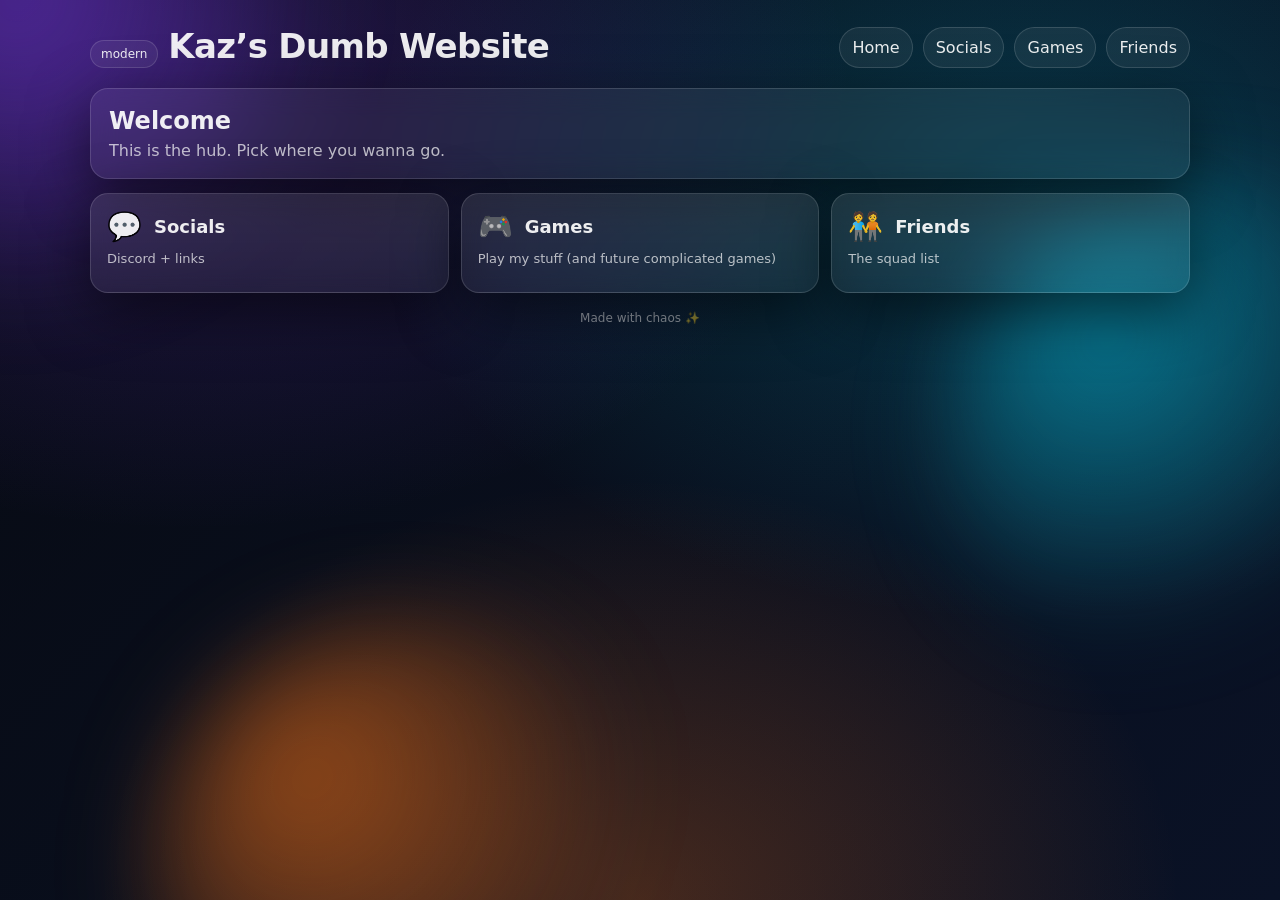
<file: index.html>
<!DOCTYPE html>
<html lang="en">
<head>
  <meta charset="UTF-8" />
  <meta name="viewport" content="width=device-width, initial-scale=1, viewport-fit=cover" />
  <title>Kaz's Dumb Website</title>
  <link rel="stylesheet" href="/css/style.css" />
</head>
<body>

  <div class="bg">
    <div class="blob b1"></div>
    <div class="blob b2"></div>
    <div class="blob b3"></div>
  </div>

  <div class="wrapper">
    <header class="topbar">
      <div class="brand">
        <span class="badge">modern</span>
        <h1>Kaz’s Dumb Website</h1>
      </div>

      <nav class="nav">
        <a href="/">Home</a>
        <a href="/socials/">Socials</a>
        <a href="/games/">Games</a>
        <a href="/friends/">Friends</a>
      </nav>
    </header>

    <section class="hero">
      <h2>Welcome</h2>
      <p>This is the hub. Pick where you wanna go.</p>
    </section>

    <section class="grid">
      <a class="cardLink" href="/socials/">
        <div class="cardTop">
          <div class="emoji">💬</div>
          <div class="cardTitle">Socials</div>
        </div>
        <div class="cardDesc">Discord + links</div>
      </a>

      <a class="cardLink" href="/games/">
        <div class="cardTop">
          <div class="emoji">🎮</div>
          <div class="cardTitle">Games</div>
        </div>
        <div class="cardDesc">Play my stuff (and future complicated games)</div>
      </a>

      <a class="cardLink" href="/friends/">
        <div class="cardTop">
          <div class="emoji">🧑‍🤝‍🧑</div>
          <div class="cardTitle">Friends</div>
        </div>
        <div class="cardDesc">The squad list</div>
      </a>
    </section>

    <div class="footer">Made with chaos ✨</div>
  </div>

  <script src="/js/main.js"></script>
</body>
</html>
</file>
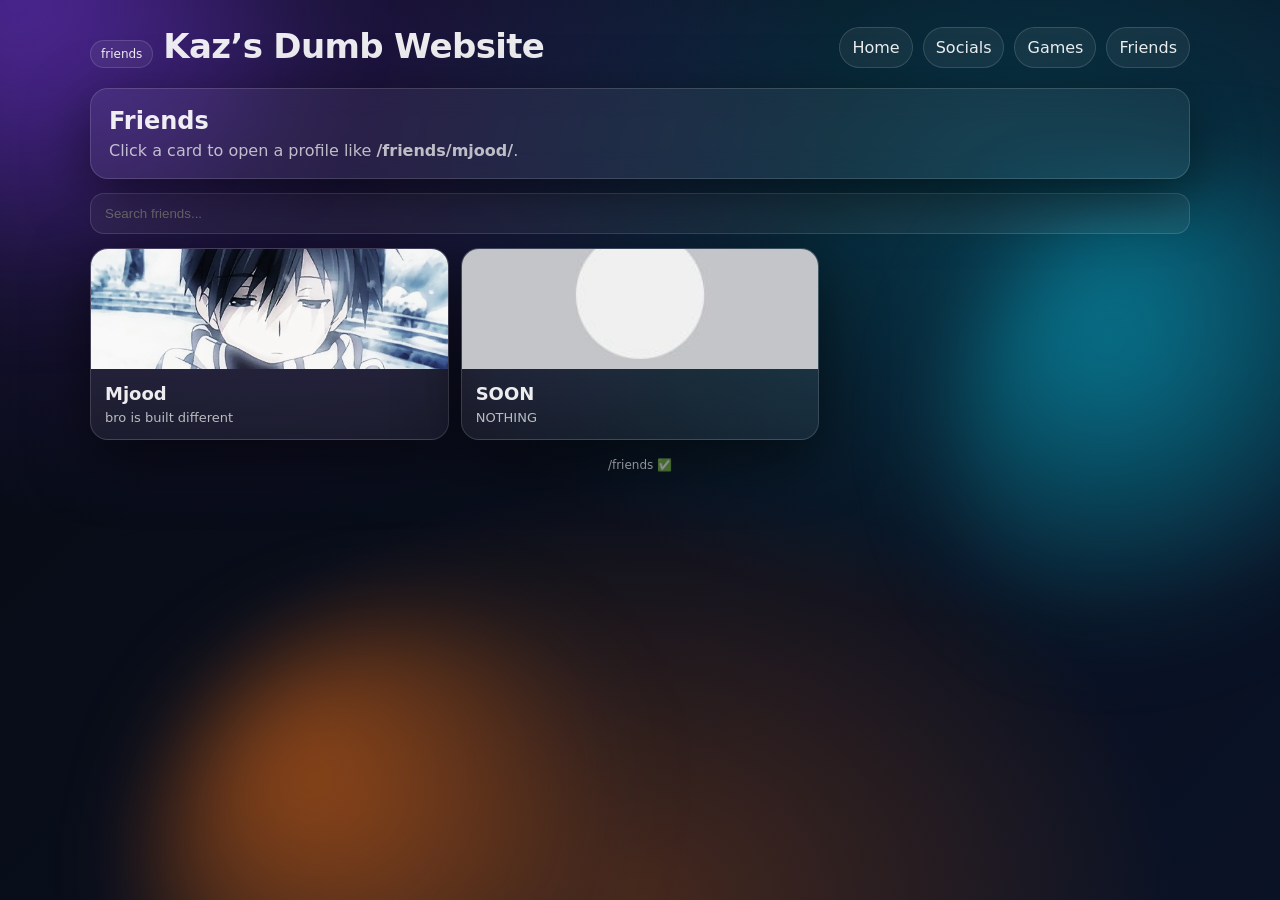
<file: friends/index.html>
<!DOCTYPE html>
<html lang="en">
<head>
  <meta charset="UTF-8" />
  <meta name="viewport" content="width=device-width, initial-scale=1, viewport-fit=cover" />
  <title>Friends | Kaz’s Dumb Website</title>
  <link rel="stylesheet" href="/css/style.css" />
  <style>
    /* Friends-only upgrades */
    .searchRow{
      margin-top: 14px;
      display:flex;
      gap:10px;
      flex-wrap:wrap;
    }
    .searchRow input{
      flex: 1;
      min-width: 220px;
      padding: 12px 14px;
      border-radius: 14px;
      border:1px solid rgba(255,255,255,0.14);
      background: rgba(255,255,255,0.06);
      color: rgba(255,255,255,0.92);
      outline: none;
    }
    .friendsGrid{
      margin-top: 14px;
      display:grid;
      grid-template-columns: 1fr;
      gap:12px;
    }
    @media (min-width: 720px){
      .friendsGrid{ grid-template-columns: repeat(3, 1fr); }
    }
    .friendCard{
      display:block;
      text-decoration:none;
      color:inherit;
      border:1px solid rgba(255,255,255,0.14);
      background: linear-gradient(180deg, rgba(255,255,255,0.10), rgba(255,255,255,0.06));
      border-radius: 18px;
      overflow:hidden;
      box-shadow: var(--shadow);
      transition: transform .15s ease, border-color .15s ease;
      touch-action: manipulation;
    }
    .friendCard:active{ transform: scale(0.985); }
    @media (hover:hover){
      .friendCard:hover{ transform: translateY(-2px); border-color: rgba(255,255,255,0.28); }
    }
    .friendTop{
      height: 120px;
      display:flex;
      align-items:center;
      justify-content:center;
      position:relative;
      background: rgba(0,0,0,0.16);
    }
    .friendTop img{
      width:100%;
      height:100%;
      object-fit:cover;
      display:block;
    }
    .emojiCover{
      font-size: 46px;
      opacity: 0.9;
    }
    .friendBody{
      padding: 14px;
    }
    .friendName{
      font-weight: 900;
      font-size: 18px;
      margin:0;
    }
    .friendTag{
      margin-top: 6px;
      color: rgba(255,255,255,0.70);
      font-size: 13px;
    }
    .empty{
      margin-top: 14px;
      color: rgba(255,255,255,0.7);
      text-align:center;
      padding: 22px;
      border-radius: 16px;
      border:1px dashed rgba(255,255,255,0.18);
      background: rgba(255,255,255,0.04);
    }
  </style>
</head>
<body>

  <div class="bg">
    <div class="blob b1"></div>
    <div class="blob b2"></div>
    <div class="blob b3"></div>
  </div>

  <div class="wrapper">
    <header class="topbar">
      <div class="brand">
        <span class="badge">friends</span>
        <h1>Kaz’s Dumb Website</h1>
      </div>

      <nav class="nav">
        <a href="/">Home</a>
        <a href="/socials/">Socials</a>
        <a href="/games/">Games</a>
        <a href="/friends/">Friends</a>
      </nav>
    </header>

    <section class="hero">
      <h2>Friends</h2>
      <p>Click a card to open a profile like <b>/friends/mjood/</b>.</p>
    </section>

    <div class="searchRow">
      <input id="search" placeholder="Search friends..." autocomplete="off" />
    </div>

    <section class="friendsGrid" id="grid"></section>
    <div class="empty" id="empty" style="display:none;">No matches 😭</div>

    <div class="footer">/friends ✅</div>
  </div>

  <script src="/friends/data.js"></script>
  <script src="/js/main.js"></script>

  <script>
    const grid = document.getElementById("grid");
    const empty = document.getElementById("empty");
    const search = document.getElementById("search");

    function cardHTML(f){
      const href = `/friends/${f.id}/`;
      const cover = f.image
        ? `<img src="${f.image}" alt="${f.name}">`
        : `<div class="emojiCover">${f.coverEmoji || "🙂"}</div>`;

      return `
        <a class="friendCard" href="${href}">
          <div class="friendTop">${cover}</div>
          <div class="friendBody">
            <div class="friendName">${f.name}</div>
            <div class="friendTag">${f.tagline || ""}</div>
          </div>
        </a>
      `;
    }

    function render(list){
      grid.innerHTML = list.map(cardHTML).join("");
      empty.style.display = list.length ? "none" : "block";
    }

    const friends = (window.FRIENDS || []).slice();
    render(friends);

    search.addEventListener("input", () => {
      const q = search.value.trim().toLowerCase();
      const filtered = friends.filter(f =>
        (f.name || "").toLowerCase().includes(q) ||
        (f.tagline || "").toLowerCase().includes(q) ||
        (f.id || "").toLowerCase().includes(q)
      );
      render(filtered);
    });
  </script>
</body>
</html>
</file>
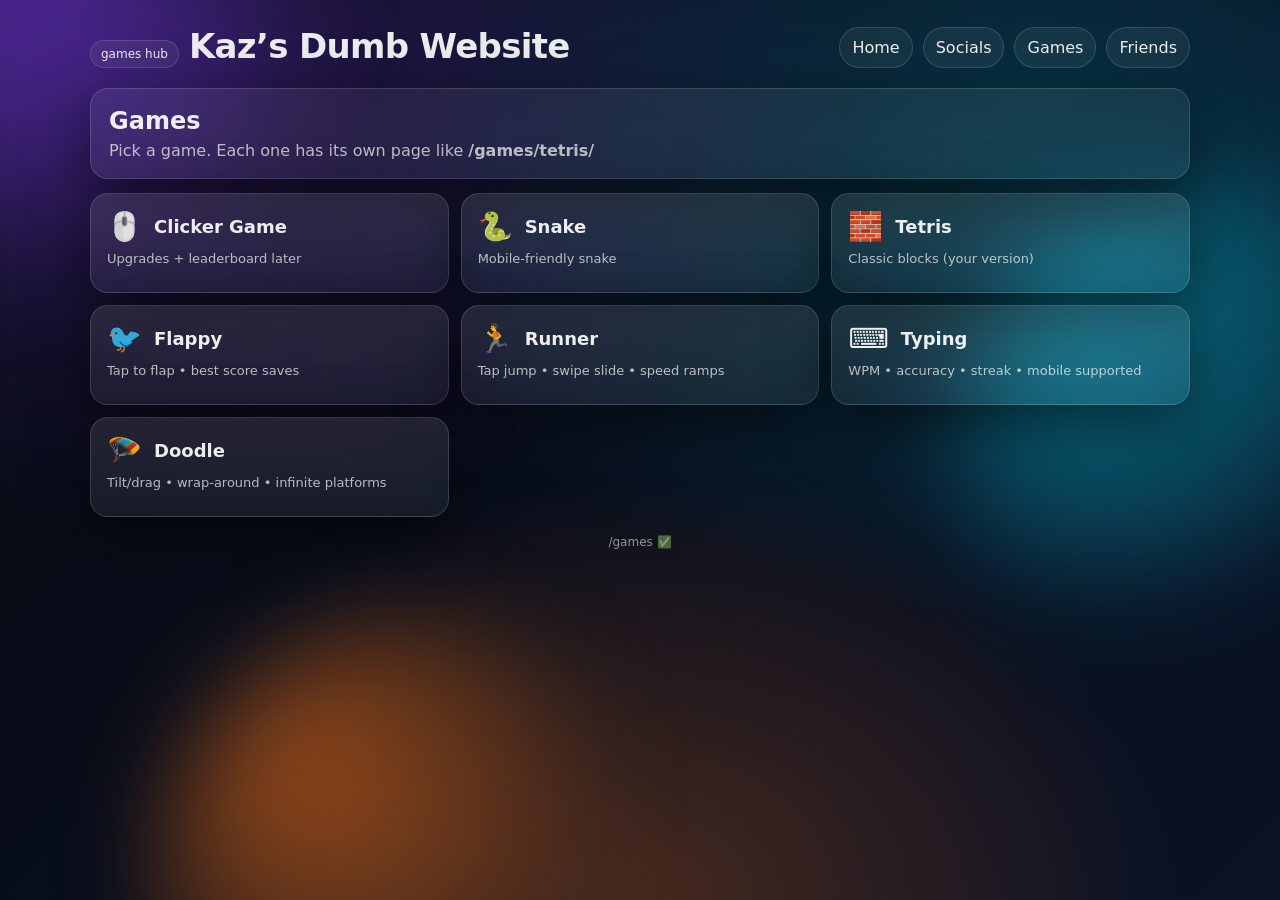
<file: games/index.html>
<!DOCTYPE html>
<html lang="en">
<head>
  <meta charset="UTF-8" />
  <meta name="viewport" content="width=device-width, initial-scale=1, viewport-fit=cover" />
  <title>Games | Kaz’s Dumb Website</title>
  <link rel="stylesheet" href="/css/style.css" />
</head>
<body>

  <div class="bg">
    <div class="blob b1"></div>
    <div class="blob b2"></div>
    <div class="blob b3"></div>
  </div>

  <div class="wrapper">
    <header class="topbar">
      <div class="brand">
        <span class="badge">games hub</span>
        <h1>Kaz’s Dumb Website</h1>
      </div>

      <nav class="nav">
        <a href="/">Home</a>
        <a href="/socials/">Socials</a>
        <a href="/games/">Games</a>
        <a href="/friends/">Friends</a>
      </nav>
    </header>

    <section class="hero">
      <h2>Games</h2>
      <p>Pick a game. Each one has its own page like <b>/games/tetris/</b></p>
    </section>

    <section class="grid">
      <a class="cardLink" href="/games/clicker/">
        <div class="cardTop">
          <div class="emoji">🖱️</div>
          <div class="cardTitle">Clicker Game</div>
        </div>
        <div class="cardDesc">Upgrades + leaderboard later</div>
      </a>

      <a class="cardLink" href="/games/snake/">
        <div class="cardTop">
          <div class="emoji">🐍</div>
          <div class="cardTitle">Snake</div>
        </div>
        <div class="cardDesc">Mobile-friendly snake</div>
      </a>

      <a class="cardLink" href="/games/tetris/">
        <div class="cardTop">
          <div class="emoji">🧱</div>
          <div class="cardTitle">Tetris</div>
        </div>
        <div class="cardDesc">Classic blocks (your version)</div>
      </a>
      <a class="cardLink" href="/games/flappy/">
  <div class="cardTop">
    <div class="emoji">🐦</div>
    <div class="cardTitle">Flappy</div>
  </div>
  <div class="cardDesc">Tap to flap • best score saves</div>
</a>
<a class="cardLink" href="/games/runner/">
  <div class="cardTop">
    <div class="emoji">🏃</div>
    <div class="cardTitle">Runner</div>
  </div>
  <div class="cardDesc">Tap jump • swipe slide • speed ramps</div>
</a>
<a class="cardLink" href="/games/typing/">
  <div class="cardTop">
    <div class="emoji">⌨️</div>
    <div class="cardTitle">Typing</div>
  </div>
  <div class="cardDesc">WPM • accuracy • streak • mobile supported</div>
</a>
<a class="cardLink" href="/games/doodle/">
  <div class="cardTop">
    <div class="emoji">🪂</div>
    <div class="cardTitle">Doodle</div>
  </div>
  <div class="cardDesc">Tilt/drag • wrap-around • infinite platforms</div>
</a>
    </section>

    <div class="footer">/games ✅</div>
  </div>

  <script src="/js/main.js"></script>
</body>
</html>
</file>
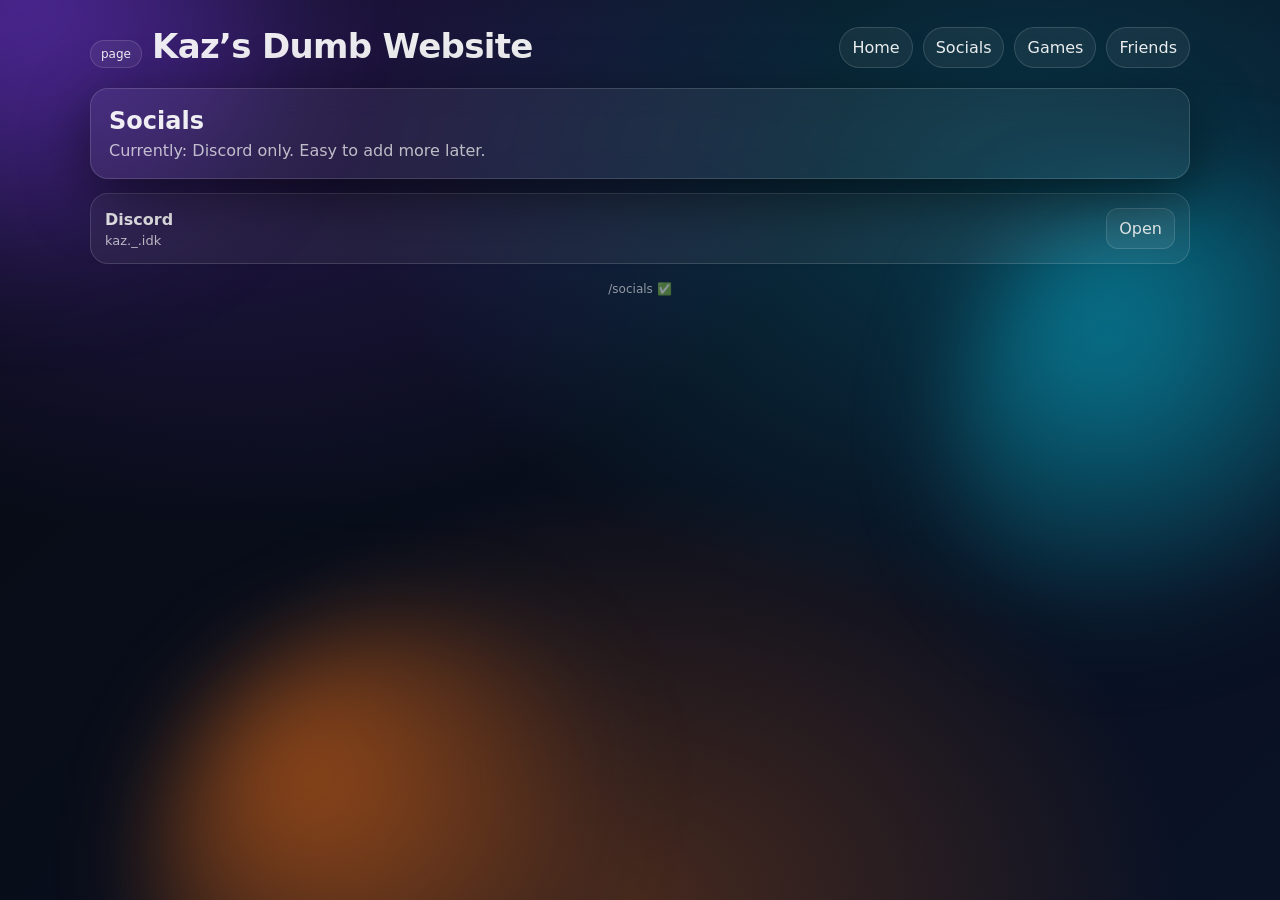
<file: socials/index.html>
<!DOCTYPE html>
<html lang="en">
<head>
  <meta charset="UTF-8" />
  <meta name="viewport" content="width=device-width, initial-scale=1, viewport-fit=cover" />
  <title>Socials | Kaz’s Dumb Website</title>
  <link rel="stylesheet" href="/css/style.css" />
</head>
<body>

  <div class="bg">
    <div class="blob b1"></div>
    <div class="blob b2"></div>
    <div class="blob b3"></div>
  </div>

  <div class="wrapper">
    <header class="topbar">
      <div class="brand">
        <span class="badge">page</span>
        <h1>Kaz’s Dumb Website</h1>
      </div>

      <nav class="nav">
        <a href="/">Home</a>
        <a href="/socials/">Socials</a>
        <a href="/games/">Games</a>
        <a href="/friends/">Friends</a>
      </nav>
    </header>

    <section class="hero">
      <h2>Socials</h2>
      <p>Currently: Discord only. Easy to add more later.</p>
    </section>

    <section class="list">
      <div class="item">
        <div class="left">
          <div class="name">Discord</div>
          <div class="desc">kaz._.idk</div>
        </div>
        <a href="https://discord.com/users/437346641880678400" target="_blank" rel="noopener noreferrer">Open</a>
      </div>
    </section>

    <div class="footer">/socials ✅</div>
  </div>

  <script src="/js/main.js"></script>
</body>
</html>
</file>
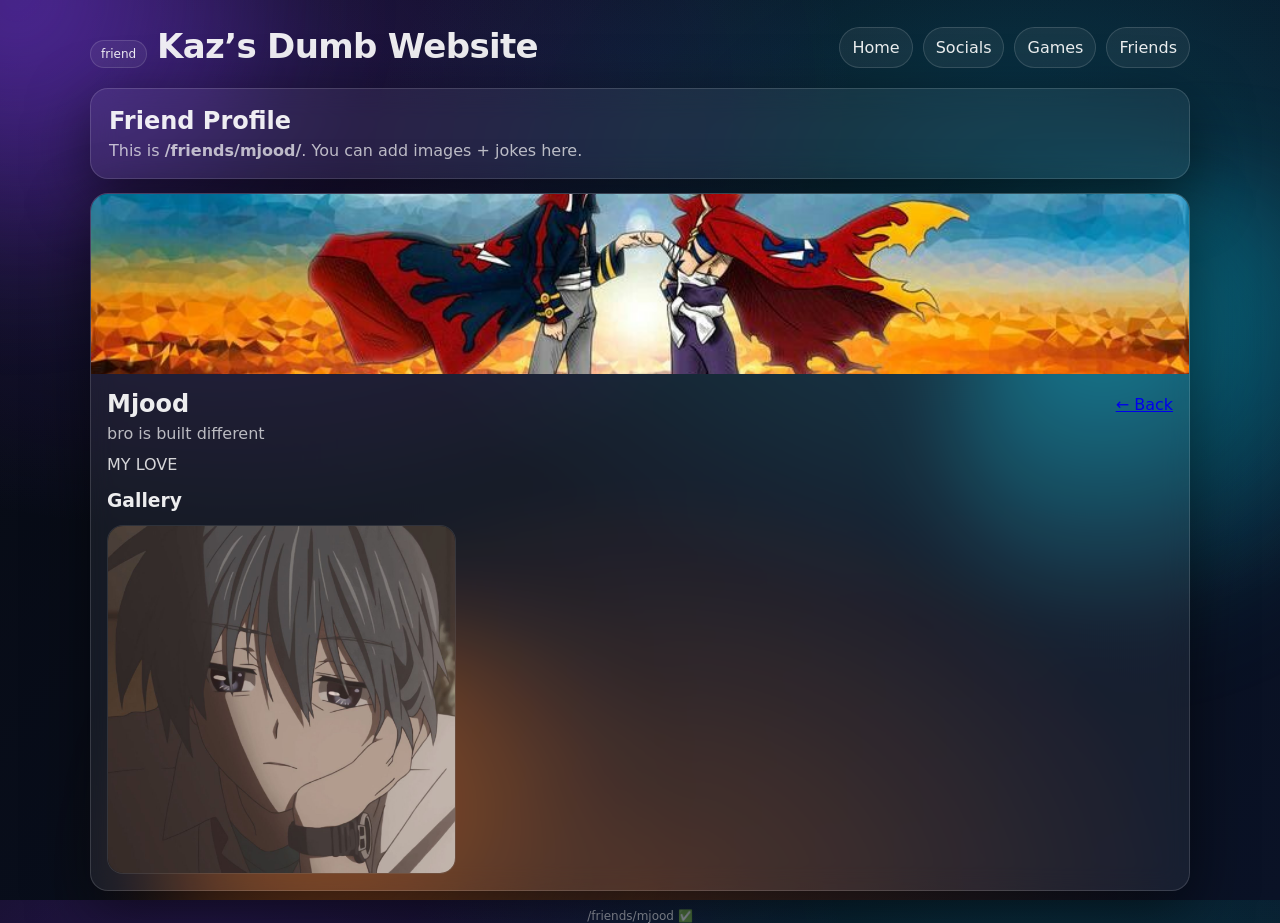
<file: friends/mjood/index.html>
<!DOCTYPE html>
<html lang="en">
<head>
  <meta charset="UTF-8" />
  <meta name="viewport" content="width=device-width, initial-scale=1, viewport-fit=cover" />
  <title>Mjood | Friends</title>
  <link rel="stylesheet" href="/css/style.css" />
  <style>
    .profile{
      margin-top: 14px;
      border:1px solid rgba(255,255,255,0.14);
      background: rgba(255,255,255,0.06);
      border-radius: 18px;
      overflow:hidden;
      box-shadow: var(--shadow);
      backdrop-filter: blur(12px);
      -webkit-backdrop-filter: blur(12px);
    }
    .banner{
      height: 180px;
      background: rgba(0,0,0,0.18);
      position:relative;
    }
    .banner img{
      width:100%;
      height:100%;
      object-fit:cover;
      display:block;
    }
    .content{
      padding: 16px;
    }
    .nameRow{
      display:flex;
      align-items:center;
      justify-content:space-between;
      gap:12px;
      flex-wrap:wrap;
    }
    .nameRow h2{
      margin:0;
      font-size: 24px;
      font-weight: 900;
    }
    .tag{
      color: rgba(255,255,255,0.70);
      margin-top: 6px;
    }
    .gallery{
      margin-top: 14px;
      display:grid;
      gap:10px;
      grid-template-columns: 1fr;
    }
    @media (min-width: 720px){
      .gallery{ grid-template-columns: repeat(3, 1fr); }
    }
    .shot{
      border-radius: 16px;
      overflow:hidden;
      border:1px solid rgba(255,255,255,0.12);
      background: rgba(0,0,0,0.14);
    }
    .shot img{
      width:100%;
      height:100%;
      display:block;
      object-fit:cover;
      aspect-ratio: 1 / 1;
    }
  </style>
</head>
<body>

  <div class="bg">
    <div class="blob b1"></div>
    <div class="blob b2"></div>
    <div class="blob b3"></div>
  </div>

  <div class="wrapper">
    <header class="topbar">
      <div class="brand">
        <span class="badge">friend</span>
        <h1>Kaz’s Dumb Website</h1>
      </div>

      <nav class="nav">
        <a href="/">Home</a>
        <a href="/socials/">Socials</a>
        <a href="/games/">Games</a>
        <a href="/friends/">Friends</a>
      </nav>
    </header>

    <section class="hero">
      <h2>Friend Profile</h2>
      <p>This is <b>/friends/mjood/</b>. You can add images + jokes here.</p>
    </section>

    <section class="profile">
      <div class="banner">
        <!-- banner image (optional) -->
        <img src="/assets/friends/mjoodi/mjood1.jpg" alt="Mjood banner" />
      </div>

      <div class="content">
        <div class="nameRow">
          <h2>Mjood</h2>
          <a href="/friends/">← Back</a>
        </div>

        <div class="tag">bro is built different</div>

        <p style="color: rgba(255,255,255,0.82); margin-top: 12px;">
          MY LOVE
        </p>

        <h3 style="margin:16px 0 8px;">Gallery</h3>
        <div class="gallery">
          <div class="shot"><img src="/assets/friends/mjoodi/mjood2.jpg" alt="Mjood pic 1"></div>
          <!-- add more later -->
          <!-- <div class="shot"><img src="/assets/friends/mjood2.png" alt="Mjood pic 2"></div> -->
        </div>
      </div>
    </section>

    <div class="footer">/friends/mjood ✅</div>
  </div>

  <script src="/js/main.js"></script>
</body>
</html>
</file>
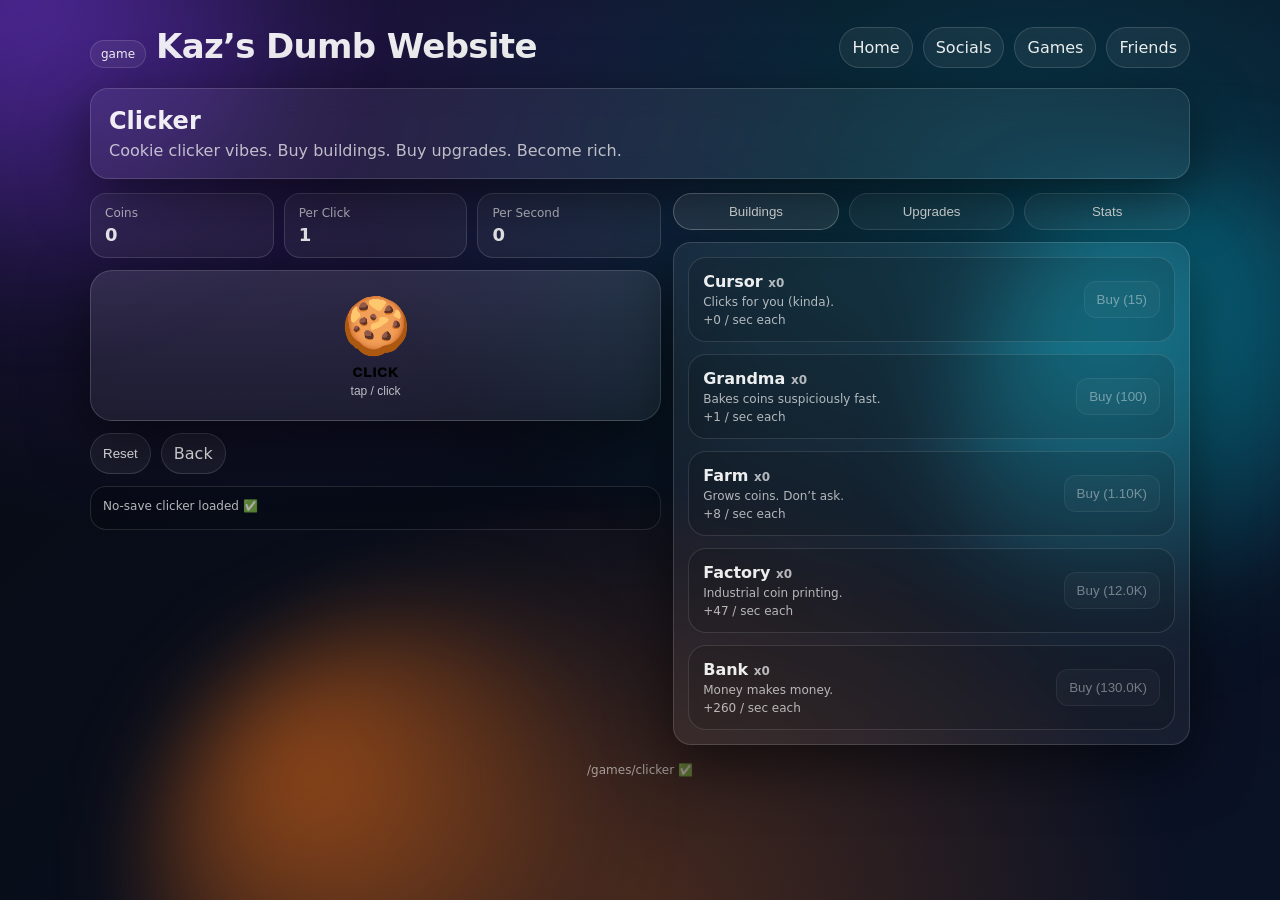
<file: games/clicker/index.html>
<!DOCTYPE html>
<html lang="en">
<head>
  <meta charset="UTF-8" />
  <meta name="viewport" content="width=device-width, initial-scale=1, viewport-fit=cover" />
  <title>Clicker | Kaz’s Dumb Website</title>

  <link rel="stylesheet" href="/css/style.css" />
  <link rel="stylesheet" href="./game.css" />
</head>
<body>

  <div class="bg">
    <div class="blob b1"></div>
    <div class="blob b2"></div>
    <div class="blob b3"></div>
  </div>

  <div class="wrapper">
    <header class="topbar">
      <div class="brand">
        <span class="badge">game</span>
        <h1>Kaz’s Dumb Website</h1>
      </div>

      <nav class="nav">
        <a href="/">Home</a>
        <a href="/socials/">Socials</a>
        <a href="/games/">Games</a>
        <a href="/friends/">Friends</a>
      </nav>
    </header>

    <section class="hero">
      <h2>Clicker</h2>
      <p>Cookie clicker vibes. Buy buildings. Buy upgrades. Become rich.</p>
    </section>

    <section class="clickerLayout">
      <!-- LEFT -->
      <div class="leftCol">
        <div class="statRow">
          <div class="statCard">
            <div class="statLabel">Coins</div>
            <div class="statValue" id="coins">0</div>
          </div>
          <div class="statCard">
            <div class="statLabel">Per Click</div>
            <div class="statValue" id="perClick">1</div>
          </div>
          <div class="statCard">
            <div class="statLabel">Per Second</div>
            <div class="statValue" id="perSec">0</div>
          </div>
        </div>

        <button class="bigClick" id="bigClickBtn" aria-label="Click">
          <div class="bigEmoji">🍪</div>
          <div class="bigText">CLICK</div>
          <div class="bigSub">tap / click</div>
        </button>

        <div class="miniControls">
          <button class="pill" id="resetBtn">Reset</button>
          <a class="pill" href="/games/">Back</a>
        </div>

        <div class="log" id="log"></div>
      </div>

      <!-- RIGHT -->
      <div class="rightCol">
        <div class="tabs">
          <button class="tab active" data-tab="buildings">Buildings</button>
          <button class="tab" data-tab="upgrades">Upgrades</button>
          <button class="tab" data-tab="stats">Stats</button>
        </div>

        <div class="panel open" id="panel-buildings">
          <div class="panelBody" id="buildingsList"></div>
        </div>

        <div class="panel" id="panel-upgrades">
          <div class="panelBody" id="upgradesList"></div>
        </div>

        <div class="panel" id="panel-stats">
          <div class="panelBody">
            <div class="item">
              <div class="left">
                <div class="name">Lifetime Coins</div>
                <div class="desc" id="lifetime">0</div>
              </div>
            </div>

            <div class="item">
              <div class="left">
                <div class="name">Buildings Owned</div>
                <div class="desc" id="ownedTotal">0</div>
              </div>
            </div>
          </div>
        </div>
      </div>
    </section>

    <div class="footer">/games/clicker ✅</div>
  </div>

  <script src="/js/main.js"></script>
  <script src="./game.js"></script>
</body>
</html>
</file>
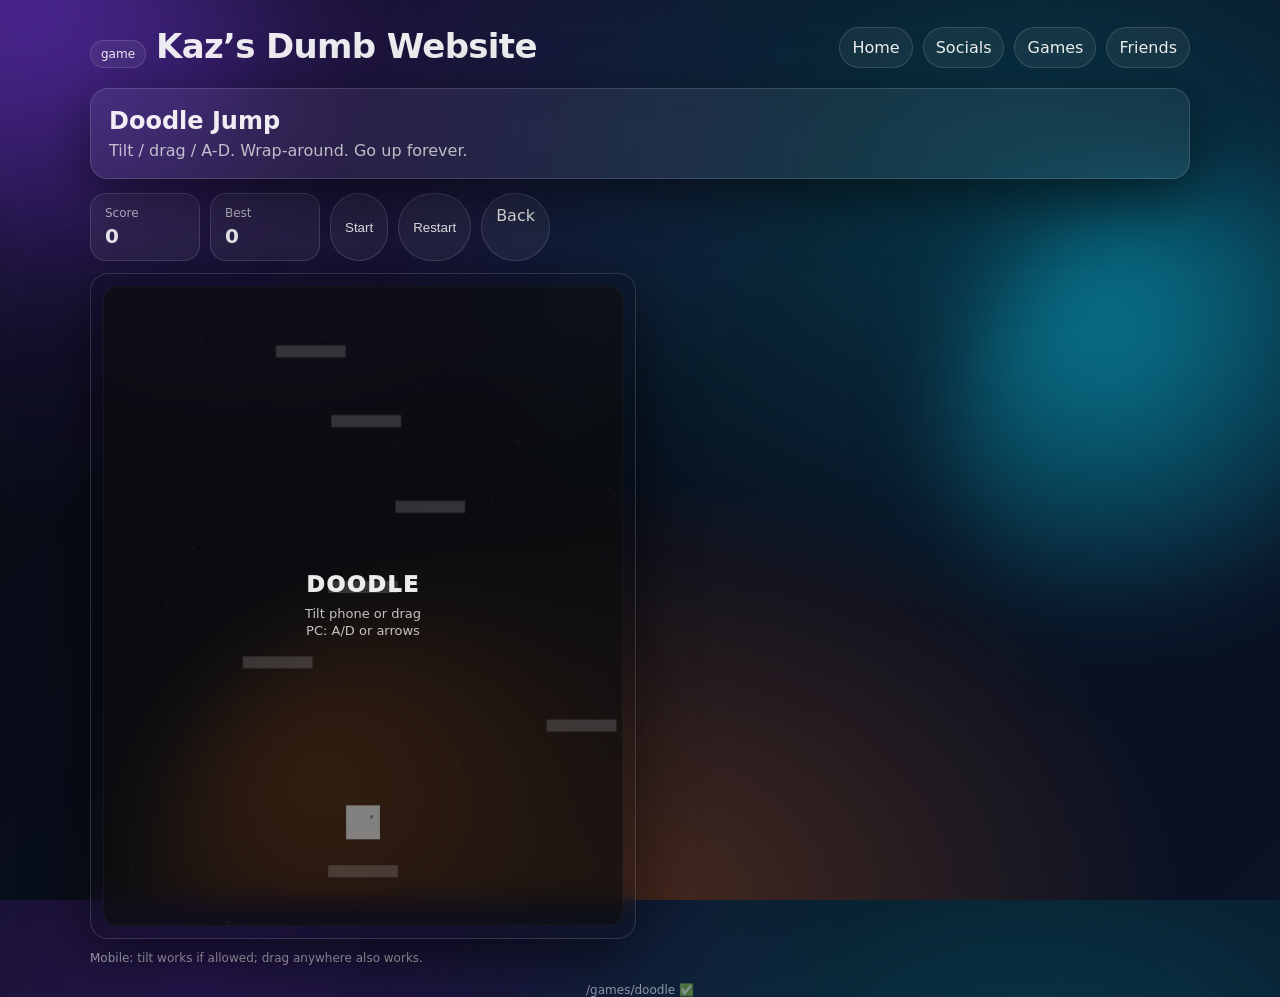
<file: games/doodle/index.html>
<!DOCTYPE html>
<html lang="en">
<head>
  <meta charset="UTF-8" />
  <meta name="viewport" content="width=device-width, initial-scale=1, viewport-fit=cover" />
  <title>Doodle | Kaz’s Dumb Website</title>

  <link rel="stylesheet" href="/css/style.css" />
  <link rel="stylesheet" href="./game.css" />
</head>
<body>

  <div class="bg">
    <div class="blob b1"></div>
    <div class="blob b2"></div>
    <div class="blob b3"></div>
  </div>

  <div class="wrapper">
    <header class="topbar">
      <div class="brand">
        <span class="badge">game</span>
        <h1>Kaz’s Dumb Website</h1>
      </div>

      <nav class="nav">
        <a href="/">Home</a>
        <a href="/socials/">Socials</a>
        <a href="/games/">Games</a>
        <a href="/friends/">Friends</a>
      </nav>
    </header>

    <section class="hero">
      <h2>Doodle Jump</h2>
      <p>Tilt / drag / A-D. Wrap-around. Go up forever.</p>
    </section>

    <section class="gameWrap">
      <div class="hud">
        <div class="hudCard">
          <div class="hudLabel">Score</div>
          <div class="hudValue" id="score">0</div>
        </div>
        <div class="hudCard">
          <div class="hudLabel">Best</div>
          <div class="hudValue" id="best">0</div>
        </div>

        <button class="hudBtn" id="startBtn">Start</button>
        <button class="hudBtn" id="restartBtn">Restart</button>
        <a class="hudBtn" href="/games/">Back</a>
      </div>

      <div class="boardCard">
        <canvas id="game"></canvas>

        <div class="overlay" id="overlay">
          <div class="overlayTitle" id="overlayTitle">DOODLE</div>
          <div class="overlayText" id="overlayText">
            Tilt phone or drag<br/>PC: A/D or arrows
          </div>
        </div>
      </div>

      <div class="hint">
        Mobile: tilt works if allowed; drag anywhere also works.
      </div>
    </section>

    <div class="footer">/games/doodle ✅</div>
  </div>

  <script src="/js/main.js"></script>
  <script src="./game.js"></script>
</body>
</html>
</file>
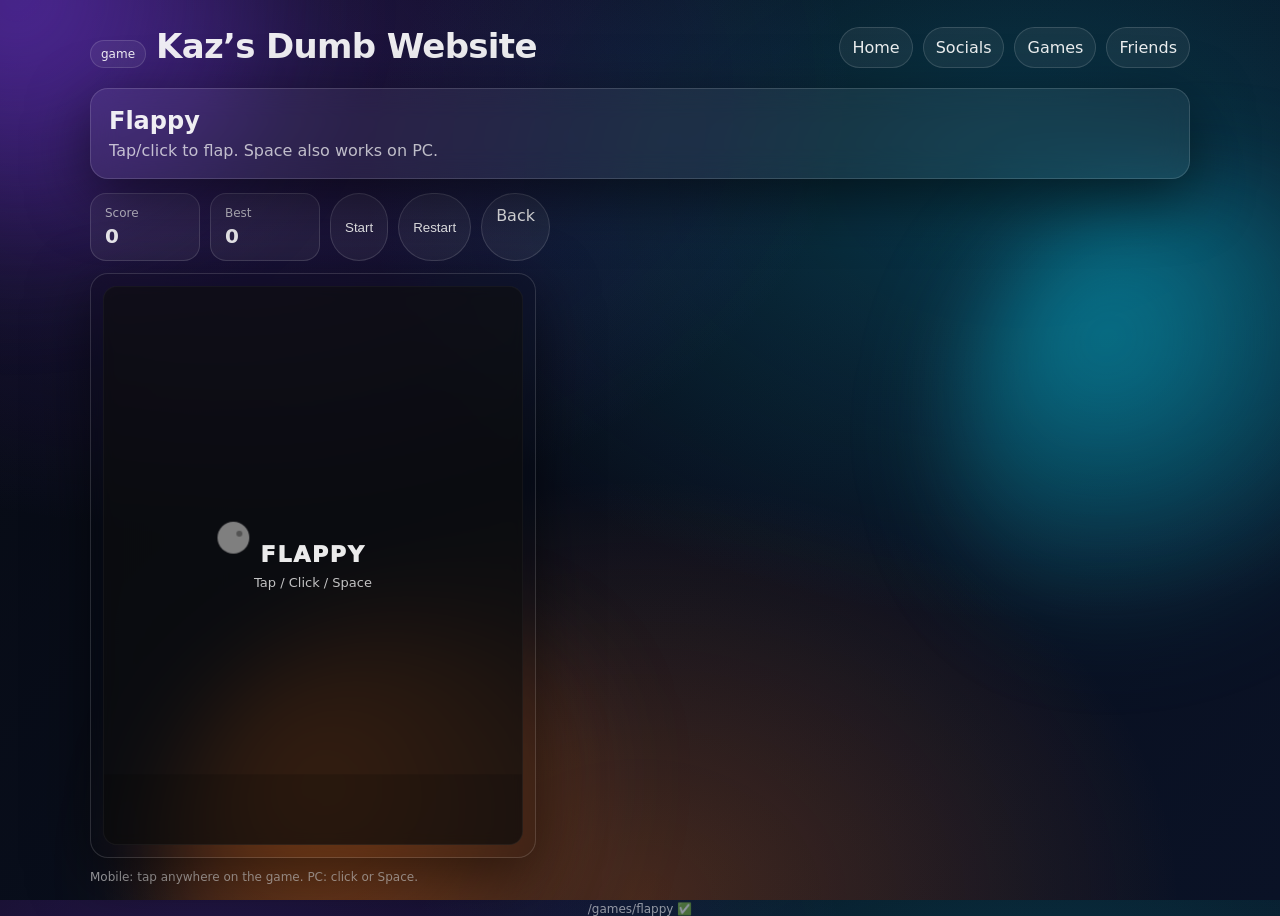
<file: games/flappy/index.html>
<!DOCTYPE html>
<html lang="en">
<head>
  <meta charset="UTF-8" />
  <meta name="viewport" content="width=device-width, initial-scale=1, viewport-fit=cover" />
  <title>Flappy | Kaz’s Dumb Website</title>

  <link rel="stylesheet" href="/css/style.css" />
  <link rel="stylesheet" href="./game.css" />
</head>
<body>

  <div class="bg">
    <div class="blob b1"></div>
    <div class="blob b2"></div>
    <div class="blob b3"></div>
  </div>

  <div class="wrapper">
    <header class="topbar">
      <div class="brand">
        <span class="badge">game</span>
        <h1>Kaz’s Dumb Website</h1>
      </div>

      <nav class="nav">
        <a href="/">Home</a>
        <a href="/socials/">Socials</a>
        <a href="/games/">Games</a>
        <a href="/friends/">Friends</a>
      </nav>
    </header>

    <section class="hero">
      <h2>Flappy</h2>
      <p>Tap/click to flap. Space also works on PC.</p>
    </section>

    <section class="gameWrap">
      <div class="hud">
        <div class="hudCard">
          <div class="hudLabel">Score</div>
          <div class="hudValue" id="score">0</div>
        </div>
        <div class="hudCard">
          <div class="hudLabel">Best</div>
          <div class="hudValue" id="best">0</div>
        </div>

        <button class="hudBtn" id="startBtn">Start</button>
        <button class="hudBtn" id="restartBtn">Restart</button>
        <a class="hudBtn" href="/games/">Back</a>
      </div>

      <div class="boardCard">
        <canvas id="game"></canvas>

        <div class="overlay" id="overlay">
          <div class="overlayTitle" id="overlayTitle">FLAPPY</div>
          <div class="overlayText" id="overlayText">Tap / Click / Space</div>
        </div>
      </div>

      <div class="hint">
        Mobile: tap anywhere on the game. PC: click or Space.
      </div>
    </section>

    <div class="footer">/games/flappy ✅</div>
  </div>

  <script src="/js/main.js"></script>
  <script src="./game.js"></script>
</body>
</html>
</file>
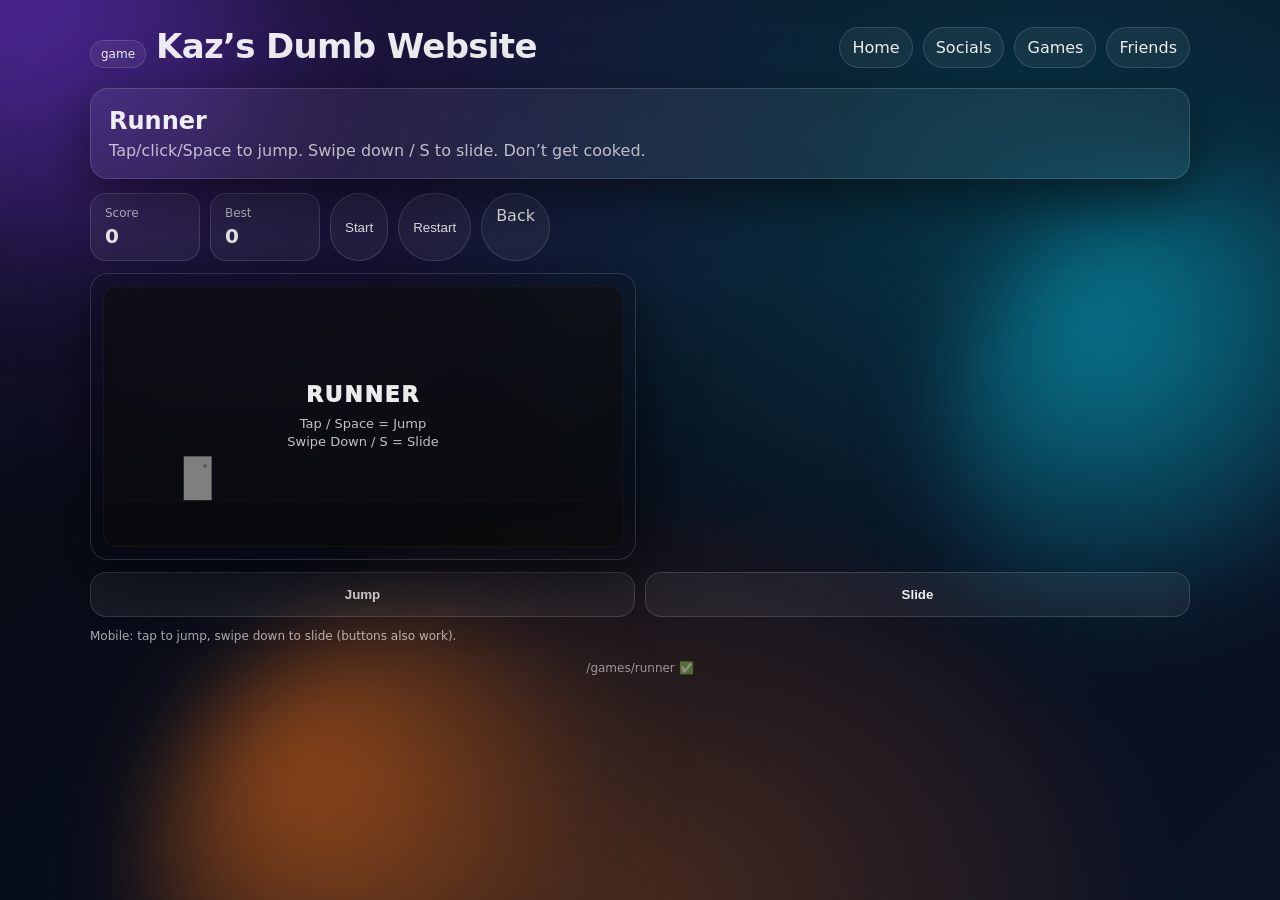
<file: games/runner/index.html>
<!DOCTYPE html>
<html lang="en">
<head>
  <meta charset="UTF-8" />
  <meta name="viewport" content="width=device-width, initial-scale=1, viewport-fit=cover" />
  <title>Runner | Kaz’s Dumb Website</title>

  <link rel="stylesheet" href="/css/style.css" />
  <link rel="stylesheet" href="./game.css" />
</head>
<body>

  <div class="bg">
    <div class="blob b1"></div>
    <div class="blob b2"></div>
    <div class="blob b3"></div>
  </div>

  <div class="wrapper">
    <header class="topbar">
      <div class="brand">
        <span class="badge">game</span>
        <h1>Kaz’s Dumb Website</h1>
      </div>

      <nav class="nav">
        <a href="/">Home</a>
        <a href="/socials/">Socials</a>
        <a href="/games/">Games</a>
        <a href="/friends/">Friends</a>
      </nav>
    </header>

    <section class="hero">
      <h2>Runner</h2>
      <p>Tap/click/Space to jump. Swipe down / S to slide. Don’t get cooked.</p>
    </section>

    <section class="gameWrap">
      <div class="hud">
        <div class="hudCard">
          <div class="hudLabel">Score</div>
          <div class="hudValue" id="score">0</div>
        </div>
        <div class="hudCard">
          <div class="hudLabel">Best</div>
          <div class="hudValue" id="best">0</div>
        </div>

        <button class="hudBtn" id="startBtn">Start</button>
        <button class="hudBtn" id="restartBtn">Restart</button>
        <a class="hudBtn" href="/games/">Back</a>
      </div>

      <div class="boardCard">
        <canvas id="game"></canvas>

        <div class="overlay" id="overlay">
          <div class="overlayTitle" id="overlayTitle">RUNNER</div>
          <div class="overlayText" id="overlayText">
            Tap / Space = Jump<br/>Swipe Down / S = Slide
          </div>
        </div>
      </div>

      <div class="mobileBtns">
        <button class="mbtn" id="jumpBtn">Jump</button>
        <button class="mbtn" id="slideBtn">Slide</button>
      </div>

      <div class="hint">Mobile: tap to jump, swipe down to slide (buttons also work).</div>
    </section>

    <div class="footer">/games/runner ✅</div>
  </div>

  <script src="/js/main.js"></script>
  <script src="./game.js"></script>
</body>
</html>
</file>
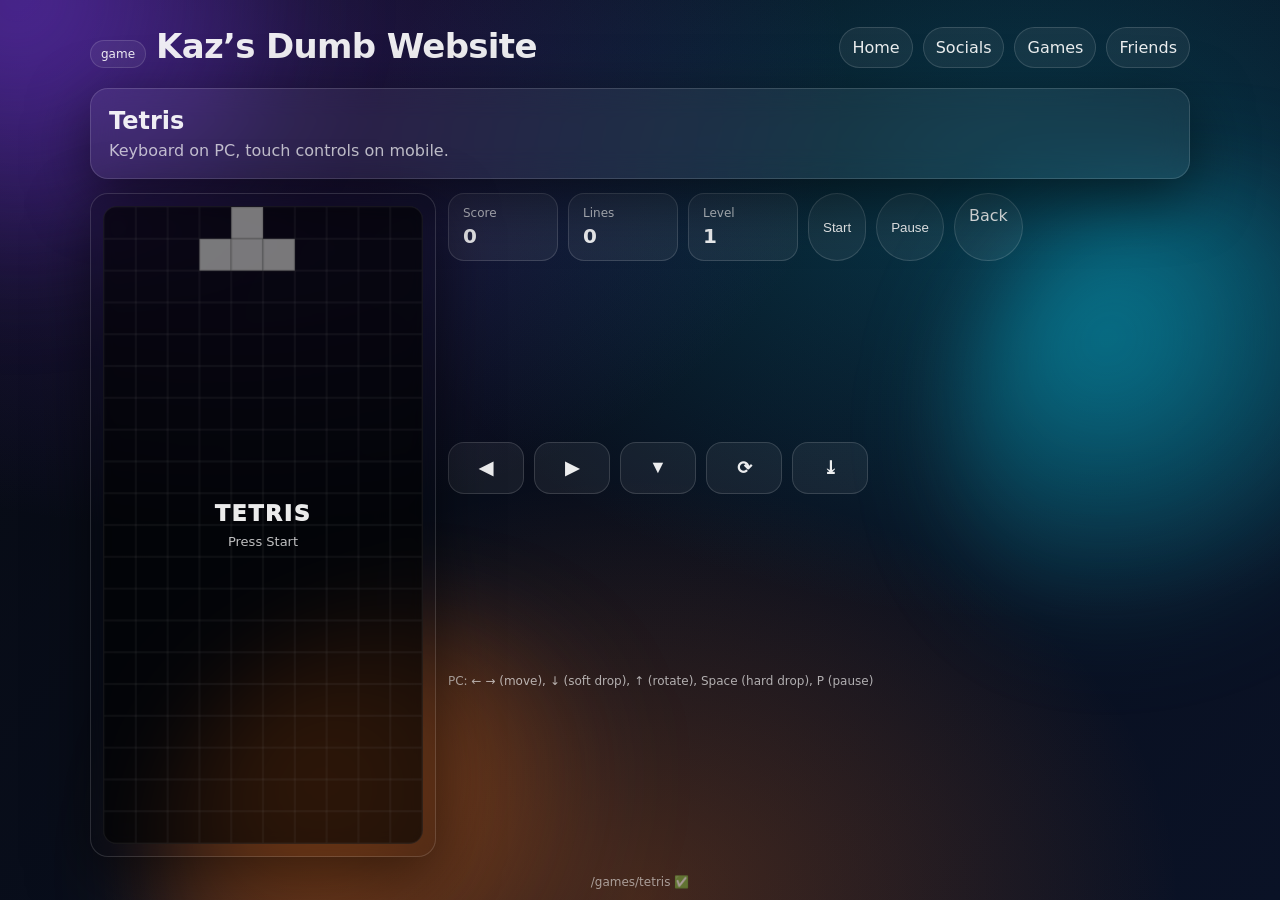
<file: games/tetris/index.html>
<!DOCTYPE html>
<html lang="en">
<head>
  <meta charset="UTF-8" />
  <meta name="viewport" content="width=device-width, initial-scale=1, viewport-fit=cover" />
  <title>Tetris | Kaz’s Dumb Website</title>

  <link rel="stylesheet" href="/css/style.css" />
  <link rel="stylesheet" href="./game.css" />
</head>
<body>

  <div class="bg">
    <div class="blob b1"></div>
    <div class="blob b2"></div>
    <div class="blob b3"></div>
  </div>

  <div class="wrapper">
    <header class="topbar">
      <div class="brand">
        <span class="badge">game</span>
        <h1>Kaz’s Dumb Website</h1>
      </div>

      <nav class="nav">
        <a href="/">Home</a>
        <a href="/socials/">Socials</a>
        <a href="/games/">Games</a>
        <a href="/friends/">Friends</a>
      </nav>
    </header>

    <section class="hero">
      <h2>Tetris</h2>
      <p>Keyboard on PC, touch controls on mobile.</p>
    </section>

    <section class="tetrisWrap">
      <div class="hud">
        <div class="hudCard">
          <div class="hudLabel">Score</div>
          <div class="hudValue" id="score">0</div>
        </div>
        <div class="hudCard">
          <div class="hudLabel">Lines</div>
          <div class="hudValue" id="lines">0</div>
        </div>
        <div class="hudCard">
          <div class="hudLabel">Level</div>
          <div class="hudValue" id="level">1</div>
        </div>
        <button class="hudBtn" id="startBtn">Start</button>
        <button class="hudBtn" id="pauseBtn">Pause</button>
        <a class="hudBtn" href="/games/">Back</a>
      </div>

      <div class="boardCard">
        <canvas id="game" width="300" height="600"></canvas>
        <div class="overlay" id="overlay">
          <div class="overlayTitle" id="overlayTitle">TETRIS</div>
          <div class="overlayText" id="overlayText">Press Start</div>
        </div>
      </div>

      <!-- Mobile controls -->
      <div class="controls">
        <button class="cbtn" id="leftBtn">◀</button>
        <button class="cbtn" id="rightBtn">▶</button>
        <button class="cbtn" id="downBtn">▼</button>
        <button class="cbtn" id="rotateBtn">⟳</button>
        <button class="cbtn" id="dropBtn">⤓</button>
      </div>

      <div class="hint">
        PC: ← → (move), ↓ (soft drop), ↑ (rotate), Space (hard drop), P (pause)
      </div>
    </section>

    <div class="footer">/games/tetris ✅</div>
  </div>

  <script src="/js/main.js"></script>
  <script src="./game.js"></script>
</body>
</html>
</file>
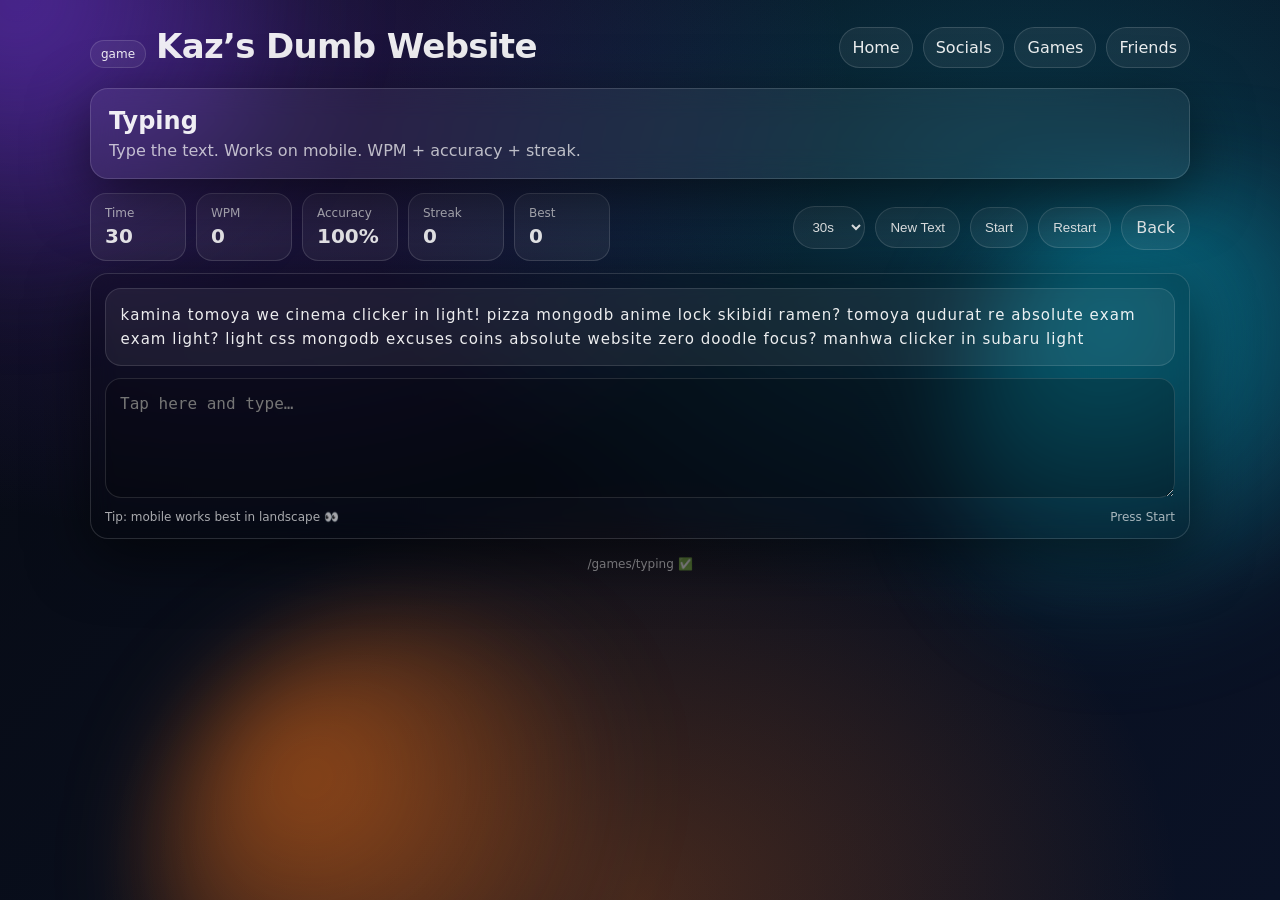
<file: games/typing/index.html>
<!DOCTYPE html>
<html lang="en">
<head>
  <meta charset="UTF-8" />
  <meta name="viewport" content="width=device-width, initial-scale=1, viewport-fit=cover" />
  <title>Typing | Kaz’s Dumb Website</title>

  <link rel="stylesheet" href="/css/style.css" />
  <link rel="stylesheet" href="./game.css" />
</head>
<body>

  <div class="bg">
    <div class="blob b1"></div>
    <div class="blob b2"></div>
    <div class="blob b3"></div>
  </div>

  <div class="wrapper">
    <header class="topbar">
      <div class="brand">
        <span class="badge">game</span>
        <h1>Kaz’s Dumb Website</h1>
      </div>

      <nav class="nav">
        <a href="/">Home</a>
        <a href="/socials/">Socials</a>
        <a href="/games/">Games</a>
        <a href="/friends/">Friends</a>
      </nav>
    </header>

    <section class="hero">
      <h2>Typing</h2>
      <p>Type the text. Works on mobile. WPM + accuracy + streak.</p>
    </section>

    <section class="typingWrap">
      <div class="hud">
        <div class="hudCard">
          <div class="hudLabel">Time</div>
          <div class="hudValue" id="time">30</div>
        </div>
        <div class="hudCard">
          <div class="hudLabel">WPM</div>
          <div class="hudValue" id="wpm">0</div>
        </div>
        <div class="hudCard">
          <div class="hudLabel">Accuracy</div>
          <div class="hudValue" id="acc">100%</div>
        </div>
        <div class="hudCard">
          <div class="hudLabel">Streak</div>
          <div class="hudValue" id="streak">0</div>
        </div>
        <div class="hudCard">
          <div class="hudLabel">Best</div>
          <div class="hudValue" id="best">0</div>
        </div>

        <div class="hudRight">
          <select id="mode" class="select">
            <option value="15">15s</option>
            <option value="30" selected>30s</option>
            <option value="60">60s</option>
          </select>
          <button class="btn" id="newBtn">New Text</button>
          <button class="btn" id="startBtn">Start</button>
          <button class="btn" id="restartBtn">Restart</button>
          <a class="btn" href="/games/">Back</a>
        </div>
      </div>

      <div class="card">
        <div class="prompt" id="prompt" aria-label="Typing prompt"></div>
        <textarea
          id="input"
          class="input"
          placeholder="Tap here and type…"
          autocomplete="off"
          autocapitalize="off"
          autocorrect="off"
          spellcheck="false"
        ></textarea>

        <div class="mini">
          <span class="miniHint">Tip: mobile works best in landscape 👀</span>
          <span class="miniHint" id="status">Press Start</span>
        </div>
      </div>
    </section>

    <div class="footer">/games/typing ✅</div>
  </div>

  <script src="/js/main.js"></script>
  <script src="./game.js"></script>
</body>
</html>
</file>
<file: css/style.css>
:root{
  --bg1:#070a12;
  --bg2:#0a1226;
  --card: rgba(255,255,255,0.08);
  --stroke: rgba(255,255,255,0.14);
  --text: rgba(255,255,255,0.92);
  --muted: rgba(255,255,255,0.70);
  --shadow: 0 18px 60px rgba(0,0,0,0.55);
  --radius: 18px;
  --max: 1100px;
}

*{ box-sizing:border-box; }
html,body{ height:100%; }
body{
  margin:0;
  font-family: ui-sans-serif, system-ui, -apple-system, Segoe UI, Roboto, Arial;
  color:var(--text);
  background:
    radial-gradient(1200px 800px at 15% 10%, #7c3aed40, transparent 55%),
    radial-gradient(1200px 800px at 80% 20%, #06b6d440, transparent 55%),
    radial-gradient(900px 700px at 50% 100%, #f9731640, transparent 60%),
    linear-gradient(135deg, var(--bg1), var(--bg2));
  overflow-x:hidden;
}

/* Animated blobs */
.bg{
  position:fixed;
  inset:0;
  z-index:-2;
  overflow:hidden;
}
.blob{
  position:absolute;
  width:520px; height:520px;
  border-radius:999px;
  filter: blur(45px);
  opacity:0.55;
  mix-blend-mode: screen;
  animation: float 12s ease-in-out infinite;
}
.b1{ left:-140px; top:-160px; background: radial-gradient(circle at 30% 30%, #7c3aed, transparent 60%); }
.b2{ right:-190px; top:20vh; background: radial-gradient(circle at 30% 30%, #06b6d4, transparent 60%); animation-duration: 14s; }
.b3{ left:12vw; bottom:-240px; background: radial-gradient(circle at 30% 30%, #f97316, transparent 60%); animation-duration: 16s; }

@keyframes float{
  0%,100%{ transform: translate3d(0,0,0) scale(1); }
  50%{ transform: translate3d(40px,-25px,0) scale(1.07); }
}

/* Layout */
.wrapper{
  width:min(var(--max), 92vw);
  margin: 0 auto;
  padding-bottom: env(safe-area-inset-bottom);
}
.topbar{
  padding: 26px 0 10px;
  display:flex;
  align-items:center;
  justify-content:space-between;
  gap:12px;
}
.brand{
  display:flex;
  align-items:baseline;
  gap:10px;
  flex-wrap:wrap;
}
.brand h1{
  margin:0;
  font-size: clamp(22px, 4vw, 34px);
  letter-spacing:-0.02em;
}
.badge{
  font-size:12px;
  padding:6px 10px;
  border:1px solid var(--stroke);
  background: rgba(255,255,255,0.06);
  border-radius:999px;
}

.nav{
  display:flex;
  gap:10px;
  flex-wrap:wrap;
  justify-content:flex-end;
}
.nav a{
  text-decoration:none;
  color:var(--text);
  border:1px solid rgba(255,255,255,0.14);
  background: rgba(255,255,255,0.06);
  padding: 10px 12px;
  border-radius: 999px;
  transition: transform .15s ease, border-color .15s ease;
  touch-action: manipulation;
}
.nav a:active{ transform: scale(0.98); }
@media (hover:hover){
  .nav a:hover{ border-color: rgba(255,255,255,0.28); transform: translateY(-1px); }
}
.nav a.active{
  border-color: rgba(255,255,255,0.35);
  background: rgba(255,255,255,0.10);
}

/* Page header */
.hero{
  margin-top: 10px;
  padding: 18px;
  border:1px solid var(--stroke);
  background: rgba(255,255,255,0.06);
  border-radius: var(--radius);
  box-shadow: var(--shadow);
  backdrop-filter: blur(14px);
  -webkit-backdrop-filter: blur(14px);
}
.hero h2{
  margin:0 0 6px;
  font-size: clamp(18px, 3vw, 24px);
}
.hero p{
  margin:0;
  color:var(--muted);
}

/* Cards grid */
.grid{
  margin-top: 14px;
  display:grid;
  grid-template-columns: 1fr;
  gap:12px;
}
@media (min-width: 720px){
  .grid{ grid-template-columns: repeat(3, 1fr); }
}

/* Big button cards */
.cardLink{
  display:block;
  text-decoration:none;
  color:inherit;
  border:1px solid rgba(255,255,255,0.14);
  background: linear-gradient(180deg, rgba(255,255,255,0.10), rgba(255,255,255,0.06));
  border-radius: 18px;
  padding: 16px;
  box-shadow: var(--shadow);
  backdrop-filter: blur(10px);
  -webkit-backdrop-filter: blur(10px);
  transition: transform .15s ease, border-color .15s ease;
  touch-action: manipulation;
  min-height: 100px;
}
.cardLink:active{ transform: scale(0.985); }
@media (hover:hover){
  .cardLink:hover{ transform: translateY(-2px); border-color: rgba(255,255,255,0.28); }
}
.cardTop{
  display:flex;
  align-items:center;
  gap:12px;
}
.emoji{
  font-size: 28px;
}
.cardTitle{
  font-weight:800;
  font-size: 18px;
}
.cardDesc{
  margin-top: 8px;
  color: var(--muted);
  font-size: 13px;
}

/* List cards inside pages */
.list{
  margin-top: 14px;
  display:grid;
  gap:12px;
}
.item{
  border:1px solid rgba(255,255,255,0.14);
  background: rgba(255,255,255,0.06);
  border-radius: 18px;
  padding: 14px;
  display:flex;
  align-items:center;
  justify-content: space-between;
  gap:12px;
}
.item .left{ display:flex; flex-direction:column; gap:4px; }
.item .name{ font-weight:800; }
.item .desc{ color:var(--muted); font-size:13px; }
.item a, .item button{
  border:1px solid rgba(255,255,255,0.14);
  background: rgba(255,255,255,0.06);
  color:var(--text);
  padding: 10px 12px;
  border-radius: 12px;
  cursor:pointer;
  text-decoration:none;
  white-space:nowrap;
  touch-action: manipulation;
}
.item a:active, .item button:active{ transform: scale(0.98); }

.footer{
  margin: 18px 0 30px;
  text-align:center;
  color: rgba(255,255,255,0.55);
  font-size: 12px;
}

/* Mobile topbar stacking */
@media (max-width: 560px){
  .topbar{ flex-direction:column; align-items:flex-start; }
  .nav{ justify-content:flex-start; }
}
</file>
<file: games/clicker/game.css>
.clickerLayout{
  margin-top: 14px;
  display:grid;
  gap:12px;
}

@media (min-width: 980px){
  .clickerLayout{
    grid-template-columns: 1.05fr 0.95fr;
    align-items:start;
  }
}

.leftCol, .rightCol{
  display:grid;
  gap:12px;
}

.statRow{
  display:grid;
  gap:10px;
  grid-template-columns: repeat(3, 1fr);
}
.statCard{
  border:1px solid rgba(255,255,255,0.14);
  background: rgba(255,255,255,0.06);
  border-radius: 16px;
  padding: 12px 14px;
}
.statLabel{
  color: rgba(255,255,255,0.70);
  font-size: 12px;
}
.statValue{
  margin-top: 4px;
  font-size: 18px;
  font-weight: 900;
  overflow:hidden;
  text-overflow: ellipsis;
}

.bigClick{
  border:1px solid rgba(255,255,255,0.16);
  background: linear-gradient(180deg, rgba(255,255,255,0.10), rgba(255,255,255,0.06));
  border-radius: 22px;
  padding: 22px 18px;
  box-shadow: var(--shadow);
  cursor:pointer;
  touch-action: manipulation;
  text-align:center;
  position: relative;
  overflow:hidden;
  user-select:none;
}
.bigClick:active{ transform: scale(0.985); }
@media (hover:hover){
  .bigClick:hover{ border-color: rgba(255,255,255,0.28); transform: translateY(-2px); }
}

.bigEmoji{ font-size: 56px; }
.bigText{
  font-weight: 1000;
  letter-spacing: 0.08em;
  margin-top: 6px;
}
.bigSub{
  margin-top: 4px;
  color: rgba(255,255,255,0.70);
  font-size: 12px;
}

.miniControls{
  display:flex;
  flex-wrap:wrap;
  gap:10px;
}
.pill{
  border:1px solid rgba(255,255,255,0.14);
  background: rgba(255,255,255,0.06);
  color: rgba(255,255,255,0.92);
  padding: 10px 12px;
  border-radius: 999px;
  cursor:pointer;
  text-decoration:none;
  touch-action: manipulation;
}
.pill:active{ transform: scale(0.98); }

.log{
  border:1px solid rgba(255,255,255,0.12);
  background: rgba(0,0,0,0.14);
  border-radius: 16px;
  padding: 12px;
  color: rgba(255,255,255,0.70);
  font-size: 12px;
  min-height: 44px;
}

/* Tabs */
.tabs{
  display:flex;
  gap:10px;
  flex-wrap:wrap;
}
.tab{
  flex:1;
  min-width: 110px;
  border:1px solid rgba(255,255,255,0.14);
  background: rgba(255,255,255,0.06);
  color: rgba(255,255,255,0.92);
  padding: 10px 12px;
  border-radius: 999px;
  cursor:pointer;
  touch-action: manipulation;
}
.tab.active{
  border-color: rgba(255,255,255,0.30);
  background: rgba(255,255,255,0.10);
}
.tab:active{ transform: scale(0.98); }

/* Reuse your panel styles but keep it open/close simple */
.panel{
  background: rgba(255,255,255,0.06);
  border:1px solid rgba(255,255,255,0.14);
  border-radius: 18px;
  box-shadow: var(--shadow);
  backdrop-filter: blur(12px);
  -webkit-backdrop-filter: blur(12px);
  overflow:hidden;
  display:none;
}
.panel.open{ display:block; }

.panelBody{
  padding: 14px;
  display:grid;
  gap:12px;
}

/* buy cards */
.buyItem{
  border:1px solid rgba(255,255,255,0.12);
  background: rgba(0,0,0,0.12);
  border-radius: 18px;
  padding: 14px;
  display:flex;
  justify-content: space-between;
  gap:12px;
  align-items:center;
}
.buyLeft{
  display:flex;
  flex-direction:column;
  gap:4px;
  min-width: 0;
}
.buyName{
  font-weight: 900;
  font-size: 16px;
}
.buyDesc{
  color: rgba(255,255,255,0.68);
  font-size: 12px;
}
.buyMeta{
  color: rgba(255,255,255,0.68);
  font-size: 12px;
}
.buyBtn{
  border:1px solid rgba(255,255,255,0.14);
  background: rgba(255,255,255,0.06);
  color: rgba(255,255,255,0.92);
  padding: 10px 12px;
  border-radius: 12px;
  cursor:pointer;
  touch-action: manipulation;
  white-space:nowrap;
}
.buyBtn:disabled{
  opacity: 0.45;
  cursor:not-allowed;
}
.buyBtn:active{ transform: scale(0.98); }

/* floating +1 text */
.floaty{
  position:absolute;
  left:50%;
  top:50%;
  transform: translate(-50%,-50%);
  font-weight: 900;
  opacity: 0.95;
  pointer-events:none;
  animation: floatUp 0.9s ease forwards;
}
@keyframes floatUp{
  0%{ transform: translate(-50%,-50%) scale(1); opacity: 0.95; }
  100%{ transform: translate(-50%,-110%) scale(1.05); opacity: 0; }
}
</file>
<file: games/doodle/game.css>
.gameWrap{
  margin-top: 14px;
  display:grid;
  gap:12px;
}

.hud{
  display:flex;
  flex-wrap:wrap;
  gap:10px;
  align-items:stretch;
}

.hudCard{
  border:1px solid rgba(255,255,255,0.14);
  background: rgba(255,255,255,0.06);
  border-radius: 16px;
  padding: 12px 14px;
  min-width: 110px;
}

.hudLabel{ color: rgba(255,255,255,0.70); font-size: 12px; }
.hudValue{ font-size: 20px; font-weight: 900; margin-top: 4px; }

.hudBtn{
  border:1px solid rgba(255,255,255,0.14);
  background: rgba(255,255,255,0.06);
  color: rgba(255,255,255,0.92);
  padding: 12px 14px;
  border-radius: 999px;
  cursor:pointer;
  text-decoration:none;
  touch-action: manipulation;
}
.hudBtn:active{ transform: scale(0.98); }

.boardCard{
  position:relative;
  border:1px solid rgba(255,255,255,0.14);
  background: rgba(0,0,0,0.18);
  border-radius: 18px;
  padding: 12px;
  overflow:hidden;
  box-shadow: var(--shadow);
  backdrop-filter: blur(12px);
  -webkit-backdrop-filter: blur(12px);
  width: fit-content;
  max-width: 92vw;
}

#game{
  width: min(520px, 92vw);
  height: auto;
  display:block;
  border-radius: 14px;
  border:1px solid rgba(255,255,255,0.12);
  background: rgba(0,0,0,0.25);
  touch-action: none; /* allow drag without scrolling */
}

.overlay{
  position:absolute;
  inset: 12px;
  display:flex;
  flex-direction:column;
  align-items:center;
  justify-content:center;
  gap:8px;
  border-radius: 14px;
  background: rgba(0,0,0,0.45);
  opacity: 1;
  transition: opacity .2s ease;
  pointer-events:none;
  text-align:center;
}
.overlay.hidden{ opacity:0; }

.overlayTitle{
  font-weight: 1000;
  letter-spacing: 0.08em;
  font-size: 22px;
}
.overlayText{
  color: rgba(255,255,255,0.75);
  font-size: 13px;
  line-height: 1.35;
  padding: 0 12px;
}

.hint{
  color: rgba(255,255,255,0.65);
  font-size: 12px;
}
</file>
<file: games/flappy/game.css>
.gameWrap{
  margin-top: 14px;
  display:grid;
  gap:12px;
}

.hud{
  display:flex;
  flex-wrap:wrap;
  gap:10px;
  align-items:stretch;
}

.hudCard{
  border:1px solid rgba(255,255,255,0.14);
  background: rgba(255,255,255,0.06);
  border-radius: 16px;
  padding: 12px 14px;
  min-width: 110px;
}

.hudLabel{
  color: rgba(255,255,255,0.70);
  font-size: 12px;
}
.hudValue{
  font-size: 20px;
  font-weight: 900;
  margin-top: 4px;
}

.hudBtn{
  border:1px solid rgba(255,255,255,0.14);
  background: rgba(255,255,255,0.06);
  color: rgba(255,255,255,0.92);
  padding: 12px 14px;
  border-radius: 999px;
  cursor:pointer;
  text-decoration:none;
  touch-action: manipulation;
}
.hudBtn:active{ transform: scale(0.98); }

.boardCard{
  position:relative;
  border:1px solid rgba(255,255,255,0.14);
  background: rgba(0,0,0,0.18);
  border-radius: 18px;
  padding: 12px;
  overflow:hidden;
  box-shadow: var(--shadow);
  backdrop-filter: blur(12px);
  -webkit-backdrop-filter: blur(12px);
  width: fit-content;
  max-width: 92vw;
}

#game{
  width: min(420px, 92vw);
  height: auto;
  display:block;
  border-radius: 14px;
  border:1px solid rgba(255,255,255,0.12);
  background: rgba(0,0,0,0.25);
  touch-action: manipulation;
}

.overlay{
  position:absolute;
  inset: 12px;
  display:flex;
  flex-direction:column;
  align-items:center;
  justify-content:center;
  gap:8px;
  border-radius: 14px;
  background: rgba(0,0,0,0.45);
  opacity: 1;
  transition: opacity .2s ease;
  pointer-events:none;
}
.overlay.hidden{ opacity:0; }

.overlayTitle{
  font-weight: 1000;
  letter-spacing: 0.08em;
  font-size: 22px;
}
.overlayText{
  color: rgba(255,255,255,0.75);
  font-size: 13px;
  text-align:center;
  padding: 0 10px;
}

.hint{
  color: rgba(255,255,255,0.65);
  font-size: 12px;
}
</file>
<file: games/runner/game.css>
.gameWrap{
  margin-top: 14px;
  display:grid;
  gap:12px;
}

.hud{
  display:flex;
  flex-wrap:wrap;
  gap:10px;
  align-items:stretch;
}

.hudCard{
  border:1px solid rgba(255,255,255,0.14);
  background: rgba(255,255,255,0.06);
  border-radius: 16px;
  padding: 12px 14px;
  min-width: 110px;
}

.hudLabel{
  color: rgba(255,255,255,0.70);
  font-size: 12px;
}
.hudValue{
  font-size: 20px;
  font-weight: 900;
  margin-top: 4px;
}

.hudBtn{
  border:1px solid rgba(255,255,255,0.14);
  background: rgba(255,255,255,0.06);
  color: rgba(255,255,255,0.92);
  padding: 12px 14px;
  border-radius: 999px;
  cursor:pointer;
  text-decoration:none;
  touch-action: manipulation;
}
.hudBtn:active{ transform: scale(0.98); }

.boardCard{
  position:relative;
  border:1px solid rgba(255,255,255,0.14);
  background: rgba(0,0,0,0.18);
  border-radius: 18px;
  padding: 12px;
  overflow:hidden;
  box-shadow: var(--shadow);
  backdrop-filter: blur(12px);
  -webkit-backdrop-filter: blur(12px);
  width: fit-content;
  max-width: 92vw;
}

#game{
  width: min(520px, 92vw);
  height: auto;
  display:block;
  border-radius: 14px;
  border:1px solid rgba(255,255,255,0.12);
  background: rgba(0,0,0,0.25);
  touch-action: manipulation;
}

.overlay{
  position:absolute;
  inset: 12px;
  display:flex;
  flex-direction:column;
  align-items:center;
  justify-content:center;
  gap:8px;
  border-radius: 14px;
  background: rgba(0,0,0,0.45);
  opacity: 1;
  transition: opacity .2s ease;
  pointer-events:none;
  text-align:center;
}
.overlay.hidden{ opacity:0; }

.overlayTitle{
  font-weight: 1000;
  letter-spacing: 0.08em;
  font-size: 22px;
}
.overlayText{
  color: rgba(255,255,255,0.75);
  font-size: 13px;
  line-height: 1.35;
  padding: 0 12px;
}

.mobileBtns{
  display:flex;
  gap:10px;
  flex-wrap:wrap;
}

.mbtn{
  flex:1;
  min-width: 140px;
  border:1px solid rgba(255,255,255,0.14);
  background: rgba(255,255,255,0.06);
  color: rgba(255,255,255,0.92);
  padding: 14px 16px;
  border-radius: 16px;
  cursor:pointer;
  font-weight: 900;
  touch-action: manipulation;
}
.mbtn:active{ transform: scale(0.98); }

.hint{
  color: rgba(255,255,255,0.65);
  font-size: 12px;
}
</file>
<file: games/tetris/game.css>
.tetrisWrap{
  margin-top: 14px;
  display:grid;
  gap:12px;
}

.hud{
  display:flex;
  flex-wrap:wrap;
  gap:10px;
  align-items:stretch;
}

.hudCard{
  border:1px solid rgba(255,255,255,0.14);
  background: rgba(255,255,255,0.06);
  border-radius: 16px;
  padding: 12px 14px;
  min-width: 110px;
}

.hudLabel{
  color: rgba(255,255,255,0.70);
  font-size: 12px;
}
.hudValue{
  font-size: 20px;
  font-weight: 900;
  margin-top: 4px;
}

.hudBtn{
  border:1px solid rgba(255,255,255,0.14);
  background: rgba(255,255,255,0.06);
  color: rgba(255,255,255,0.92);
  padding: 12px 14px;
  border-radius: 999px;
  cursor:pointer;
  text-decoration:none;
  touch-action: manipulation;
}
.hudBtn:active{ transform: scale(0.98); }

.boardCard{
  position:relative;
  border:1px solid rgba(255,255,255,0.14);
  background: rgba(0,0,0,0.18);
  border-radius: 18px;
  padding: 12px;
  overflow:hidden;
  box-shadow: var(--shadow);
  backdrop-filter: blur(12px);
  -webkit-backdrop-filter: blur(12px);
  width: fit-content;
}

#game{
  width: min(320px, 88vw);
  height: auto;
  display:block;
  border-radius: 14px;
  border:1px solid rgba(255,255,255,0.12);
  background: rgba(0,0,0,0.25);
}

.overlay{
  position:absolute;
  inset: 12px;
  display:flex;
  flex-direction:column;
  align-items:center;
  justify-content:center;
  gap:8px;
  border-radius: 14px;
  background: rgba(0,0,0,0.45);
  opacity: 1;
  transition: opacity .2s ease;
  pointer-events:none;
}
.overlay.hidden{ opacity:0; }

.overlayTitle{
  font-weight: 1000;
  letter-spacing: 0.08em;
  font-size: 22px;
}
.overlayText{
  color: rgba(255,255,255,0.75);
  font-size: 13px;
}

.controls{
  display:grid;
  grid-template-columns: repeat(5, 1fr);
  gap:10px;
  max-width: 520px;
}

.cbtn{
  border:1px solid rgba(255,255,255,0.14);
  background: rgba(255,255,255,0.06);
  color: rgba(255,255,255,0.92);
  padding: 14px 0;
  border-radius: 16px;
  cursor:pointer;
  font-size: 18px;
  font-weight: 900;
  touch-action: manipulation;
}
.cbtn:active{ transform: scale(0.98); }

.hint{
  color: rgba(255,255,255,0.65);
  font-size: 12px;
}

/* Desktop layout: board + controls better */
@media (min-width: 900px){
  .tetrisWrap{
    grid-template-columns: auto 1fr;
    align-items:start;
  }
  .boardCard{ grid-row: 1 / span 3; }
  .controls{ max-width: 420px; }
}
</file>
<file: games/typing/game.css>
.typingWrap{
  margin-top: 14px;
  display:grid;
  gap:12px;
}

.hud{
  display:flex;
  flex-wrap:wrap;
  gap:10px;
  align-items:stretch;
}

.hudCard{
  border:1px solid rgba(255,255,255,0.14);
  background: rgba(255,255,255,0.06);
  border-radius: 16px;
  padding: 12px 14px;
  min-width: 96px;
}

.hudLabel{ color: rgba(255,255,255,0.70); font-size: 12px; }
.hudValue{ font-size: 20px; font-weight: 900; margin-top: 4px; }

.hudRight{
  display:flex;
  flex-wrap:wrap;
  gap:10px;
  align-items:center;
  margin-left:auto;
}

.select, .btn{
  border:1px solid rgba(255,255,255,0.14);
  background: rgba(255,255,255,0.06);
  color: rgba(255,255,255,0.92);
  padding: 12px 14px;
  border-radius: 999px;
  cursor:pointer;
  text-decoration:none;
  touch-action: manipulation;
}

.btn:active{ transform: scale(0.98); }

.card{
  border:1px solid rgba(255,255,255,0.14);
  background: rgba(0,0,0,0.18);
  border-radius: 18px;
  box-shadow: var(--shadow);
  backdrop-filter: blur(12px);
  -webkit-backdrop-filter: blur(12px);
  overflow:hidden;
  padding: 14px;
  display:grid;
  gap:12px;
}

.prompt{
  border:1px solid rgba(255,255,255,0.12);
  background: rgba(255,255,255,0.06);
  border-radius: 16px;
  padding: 14px;
  line-height: 1.6;
  font-size: 15px;
  word-wrap: break-word;
}

.char{
  padding: 0 0.5px;
  border-radius: 6px;
}

.char.ok{
  color: rgba(255,255,255,0.95);
  background: rgba(255,255,255,0.10);
}

.char.bad{
  color: rgba(255,255,255,0.95);
  background: rgba(255,80,80,0.25);
}

.char.cur{
  outline: 2px solid rgba(255,255,255,0.35);
}

.input{
  width: 100%;
  min-height: 120px;
  resize: vertical;
  border:1px solid rgba(255,255,255,0.12);
  background: rgba(0,0,0,0.20);
  border-radius: 16px;
  padding: 14px;
  color: rgba(255,255,255,0.92);
  font-size: 16px;
  line-height: 1.4;
  outline: none;
}

.mini{
  display:flex;
  justify-content:space-between;
  gap:12px;
  flex-wrap:wrap;
  color: rgba(255,255,255,0.65);
  font-size: 12px;
}
</file>
